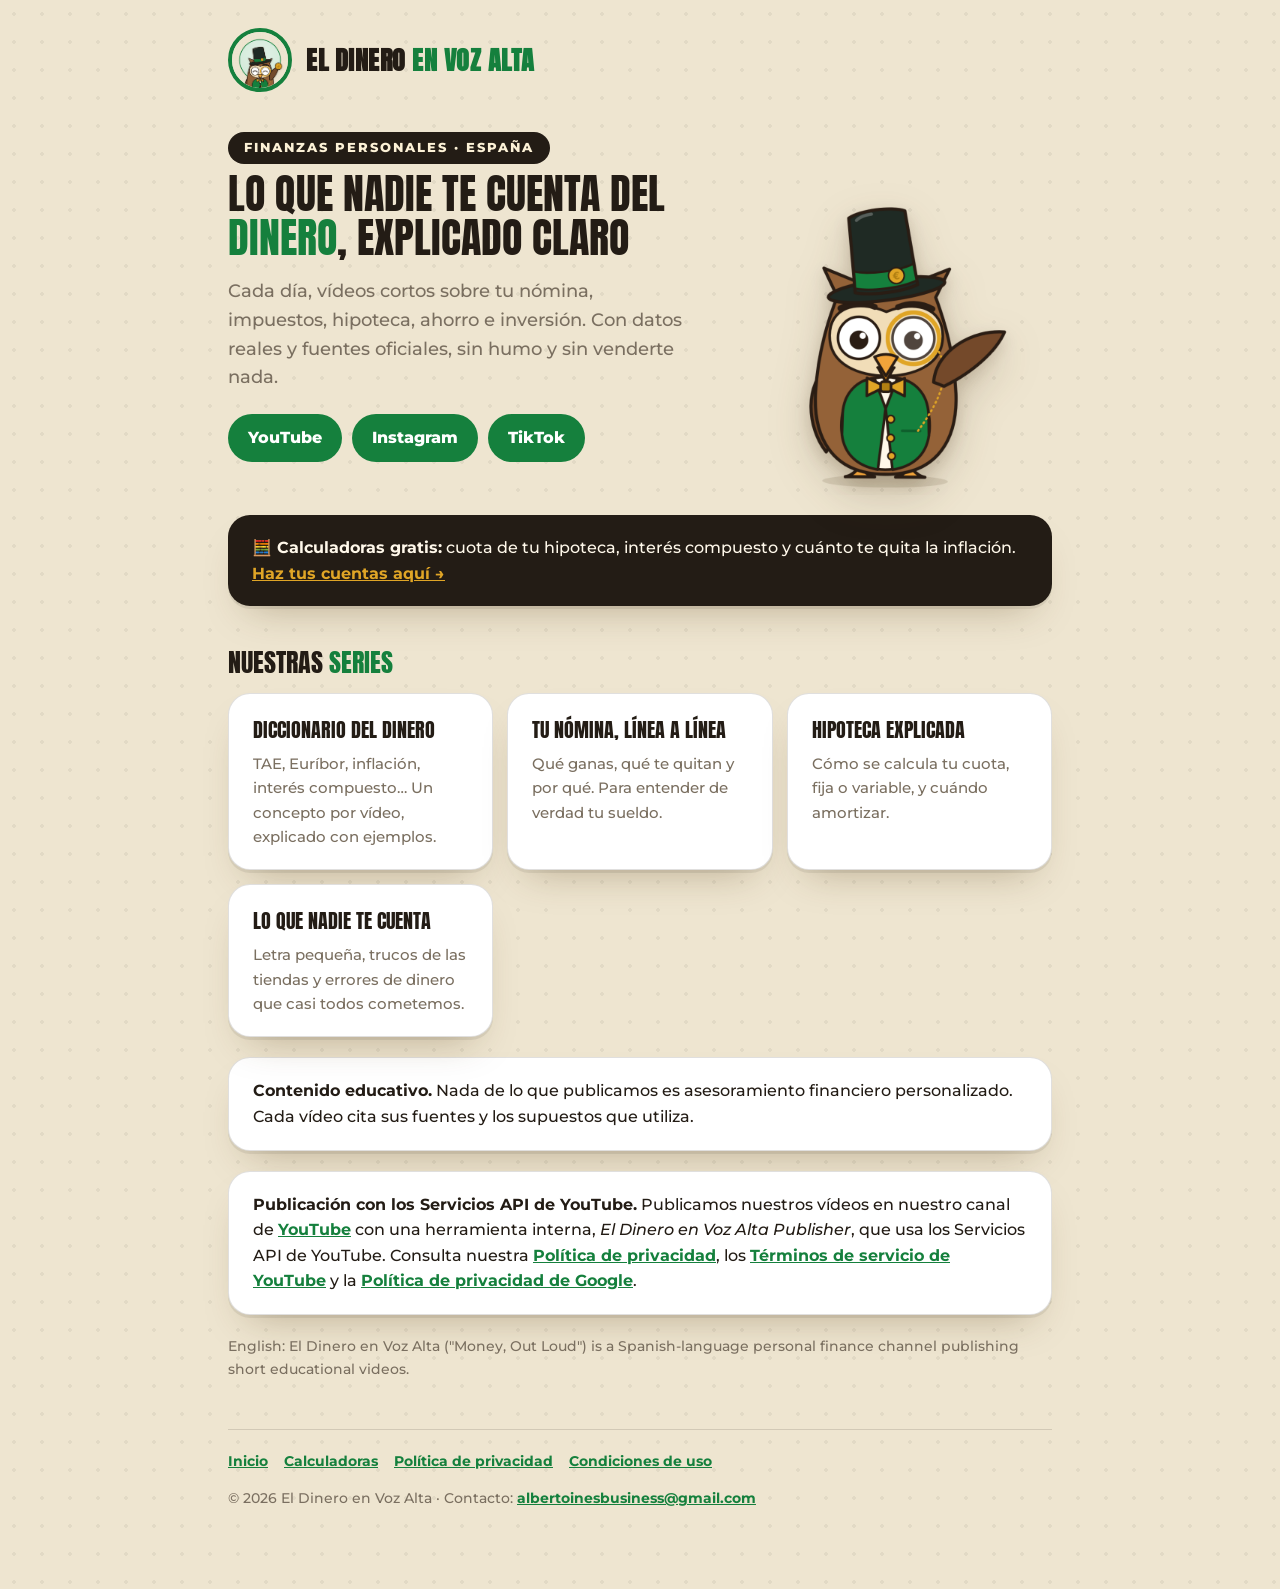
<file: index.html>
<!doctype html>
<html lang="es">
<head>
<meta charset="utf-8">
<meta name="viewport" content="width=device-width,initial-scale=1">
<link rel="icon" href="buho.png">
<link rel="stylesheet" href="style.css">
<title>El Dinero en Voz Alta · Lo que nadie te cuenta del dinero</title>
<meta name="description" content="Lo que nadie te cuenta del dinero, explicado claro. Finanzas personales en vídeos cortos, con datos y fuentes oficiales.">
</head>
<body>
<div class="wrap">
<header><a href="index.html"><img src="buho.png" alt="El búho de El Dinero en Voz Alta"><div class="name">El Dinero <span>en Voz Alta</span></div></a></header>

<section class="hero">
  <div>
    <span class="pill">Finanzas personales · España</span>
    <h1>Lo que nadie te cuenta del <span>dinero</span>, explicado claro</h1>
    <p class="lead">Cada día, vídeos cortos sobre tu nómina, impuestos, hipoteca, ahorro e inversión. Con datos reales y fuentes oficiales, sin humo y sin venderte nada.</p>
    <div class="links">
      <a href="https://www.youtube.com/@eldineroenvozalta">YouTube</a>
      <a href="https://www.instagram.com/eldineroenvozalta">Instagram</a>
      <a href="https://www.tiktok.com/@eldineroenvozalta">TikTok</a>
    </div>
  </div>
  <img src="buho-grande.png" alt="El búho banquero del canal">
</section>

<div class="card cta"><strong>🧮 Calculadoras gratis:</strong> cuota de tu hipoteca, interés compuesto y cuánto te quita la inflación. <a href="calculadoras.html">Haz tus cuentas aquí →</a></div>

<h2>Nuestras <span>series</span></h2>
<div class="series">
  <div class="card"><b>Diccionario del dinero</b><p>TAE, Euríbor, inflación, interés compuesto… Un concepto por vídeo, explicado con ejemplos.</p></div>
  <div class="card"><b>Tu nómina, línea a línea</b><p>Qué ganas, qué te quitan y por qué. Para entender de verdad tu sueldo.</p></div>
  <div class="card"><b>Hipoteca explicada</b><p>Cómo se calcula tu cuota, fija o variable, y cuándo amortizar.</p></div>
  <div class="card"><b>Lo que nadie te cuenta</b><p>Letra pequeña, trucos de las tiendas y errores de dinero que casi todos cometemos.</p></div>
</div>

<div class="card"><strong>Contenido educativo.</strong> Nada de lo que publicamos es asesoramiento financiero personalizado. Cada vídeo cita sus fuentes y los supuestos que utiliza.</div>
<div class="card"><strong>Publicación con los Servicios API de YouTube.</strong> Publicamos nuestros vídeos en nuestro canal de <a href="https://www.youtube.com/@eldineroenvozalta">YouTube</a> con una herramienta interna, <em>El Dinero en Voz Alta Publisher</em>, que usa los Servicios API de YouTube. Consulta nuestra <a href="privacidad.html">Política de privacidad</a>, los <a href="https://www.youtube.com/t/terms">Términos de servicio de YouTube</a> y la <a href="https://policies.google.com/privacy">Política de privacidad de Google</a>.</div>
<p class="en">English: El Dinero en Voz Alta ("Money, Out Loud") is a Spanish-language personal finance channel publishing short educational videos.</p>

<footer><a href="index.html">Inicio</a><a href="calculadoras.html">Calculadoras</a><a href="privacidad.html">Política de privacidad</a><a href="condiciones.html">Condiciones de uso</a><p>© 2026 El Dinero en Voz Alta · Contacto: <a href="mailto:albertoinesbusiness@gmail.com">albertoinesbusiness@gmail.com</a></p></footer>
</div>
</body>
</html>
</file>
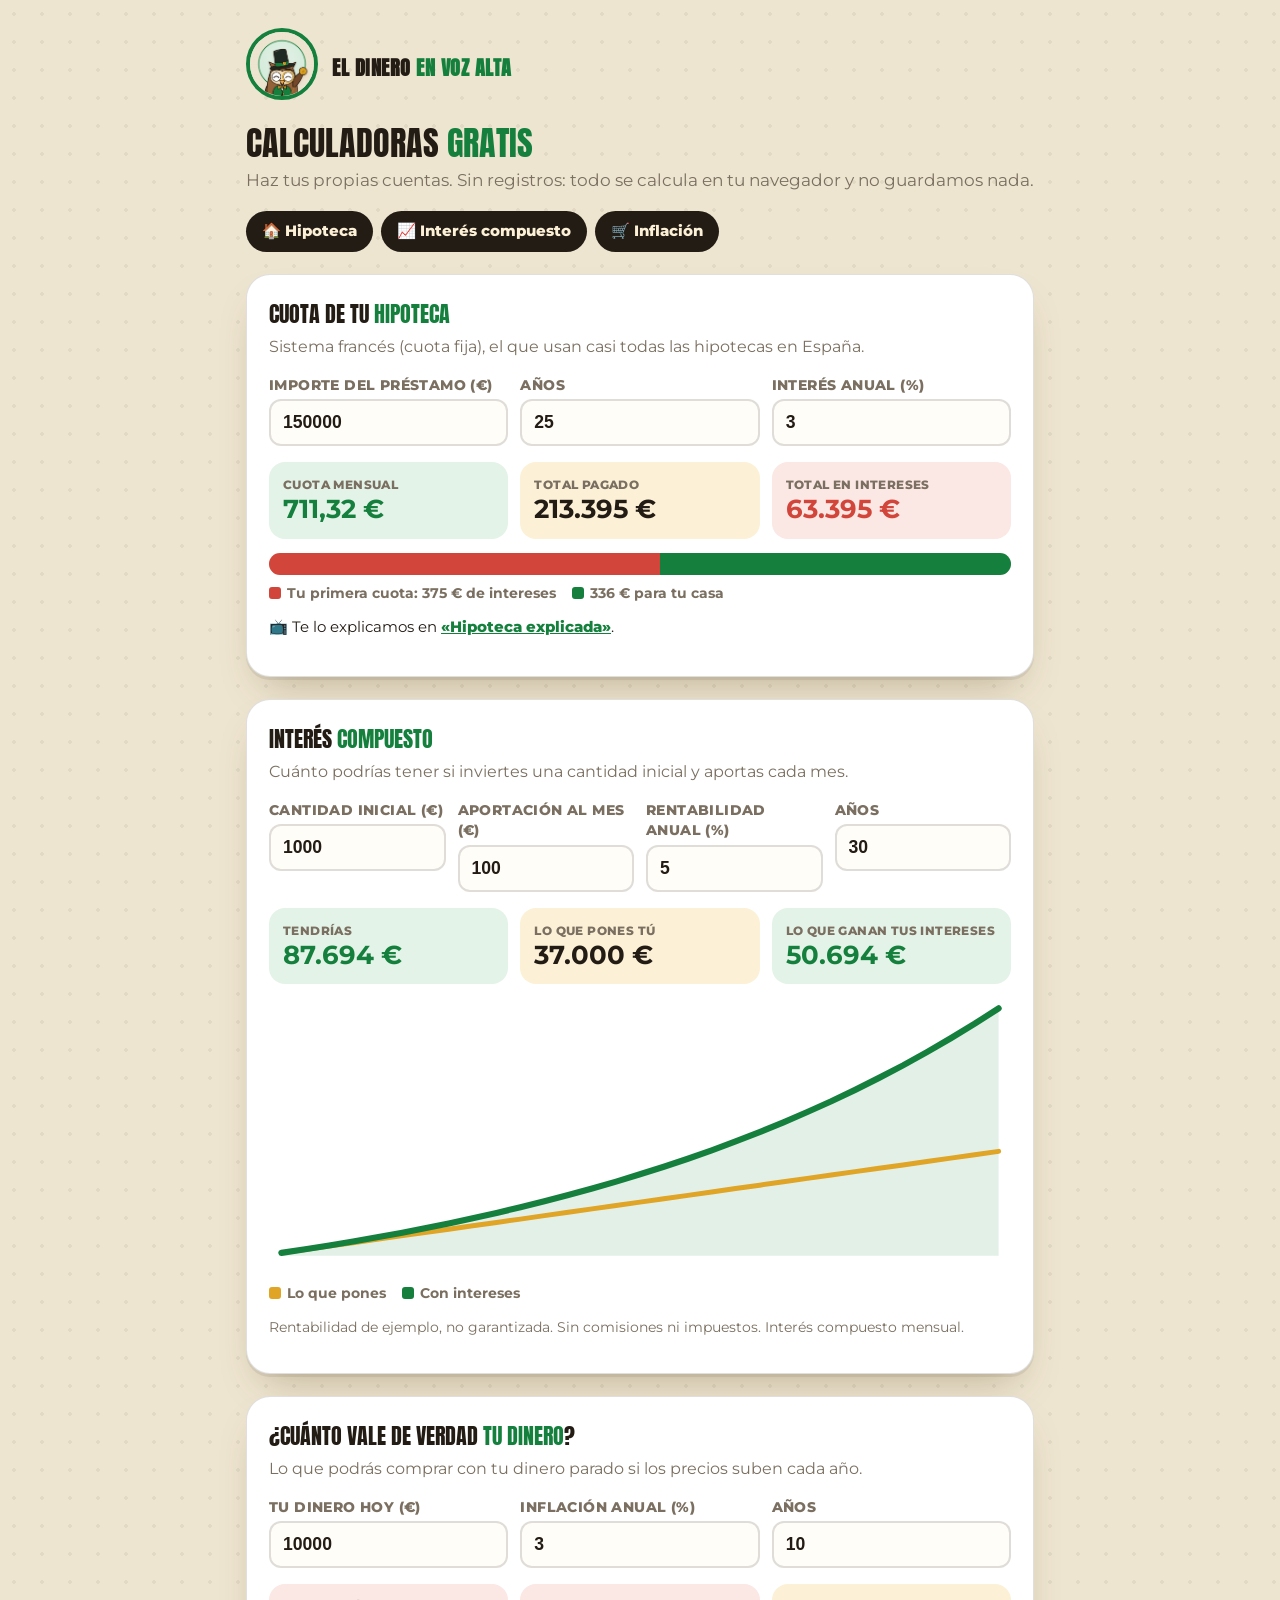
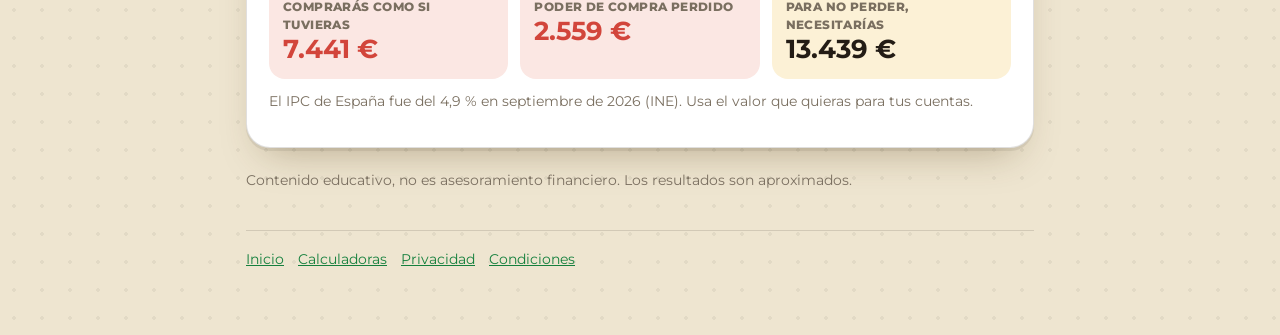
<file: calculadoras.html>
<!doctype html>
<html lang="es">
<head>
<meta charset="utf-8">
<meta name="viewport" content="width=device-width,initial-scale=1">
<link rel="icon" href="buho.png">
<title>Calculadoras gratis · El Dinero en Voz Alta</title>
<meta name="description" content="Calculadoras gratis de finanzas personales: cuota de hipoteca, interés compuesto e inflación. Sin registros, todo se calcula en tu navegador.">
<link rel="stylesheet" href="https://fonts.googleapis.com/css2?family=Anton&family=Montserrat:wght@500;700;800;900&display=swap">
<style>
:root{--bg:#EEE5D0;--card:#fff;--ink:#231C15;--muted:#7A6F60;--green:#15803D;--greenSoft:#E4F3E8;--red:#D2453B;--redSoft:#FBE7E3;--gold:#E0A526;--goldDark:#B07F12;--goldSoft:#FCF1D6;--line:rgba(35,28,21,.14)}
*{box-sizing:border-box}
body{margin:0;background:var(--bg);background-image:radial-gradient(rgba(35,28,21,.06) 2px,transparent 2px);background-size:28px 28px;color:var(--ink);font-family:Montserrat,system-ui,-apple-system,"Segoe UI",Roboto,sans-serif;line-height:1.5}
h1,section.calc h2,header .name{font-family:Anton,Impact,sans-serif;font-weight:400}
.wrap{max-width:820px;margin:0 auto;padding:28px 16px 64px}
header{display:flex;align-items:center;gap:14px;margin-bottom:8px}
header img{width:72px;height:72px;border-radius:50%;border:4px solid var(--green);background:#fff}
header .name{font-weight:900;font-size:1.25rem;text-transform:uppercase;letter-spacing:.5px}
header .name span{color:var(--green)}
h1{font-size:2.1rem;line-height:1.1;margin:18px 0 6px;text-transform:uppercase}
h1 span{color:var(--green)}
.lead{color:var(--muted);font-size:1.05rem;margin:0 0 18px}
nav.tabs{display:flex;flex-wrap:wrap;gap:8px;margin:18px 0}
nav.tabs a{padding:9px 16px;border-radius:999px;background:var(--ink);color:var(--goldSoft);text-decoration:none;font-weight:800;font-size:.95rem}
section.calc{background:var(--card);border:1px solid var(--line);border-radius:24px;padding:22px;margin:22px 0;box-shadow:0 3px 0 rgba(35,28,21,.08),0 20px 40px -18px rgba(80,55,15,.35)}
section.calc h2{margin:0 0 4px;font-size:1.4rem;text-transform:uppercase}
section.calc h2 span{color:var(--green)}
.sub{color:var(--muted);margin:0 0 16px}
.grid{display:grid;grid-template-columns:repeat(auto-fit,minmax(170px,1fr));gap:12px}
label{display:block;font-weight:800;font-size:.85rem;text-transform:uppercase;letter-spacing:.4px;color:var(--muted)}
input{width:100%;margin-top:4px;padding:11px 12px;border-radius:12px;border:2px solid var(--line);font-size:1.1rem;font-weight:700;color:var(--ink);background:#FFFDF8}
input:focus{outline:none;border-color:var(--green)}
.results{display:grid;grid-template-columns:repeat(auto-fit,minmax(170px,1fr));gap:12px;margin-top:16px}
.res{border-radius:16px;padding:14px;background:var(--goldSoft)}
.res.green{background:var(--greenSoft)}.res.red{background:var(--redSoft)}
.res small{display:block;font-weight:800;text-transform:uppercase;font-size:.75rem;color:var(--muted);letter-spacing:.4px}
.res b{display:block;font-size:1.6rem;line-height:1.2}
.res.green b{color:var(--green)}.res.red b{color:var(--red)}
.bar{display:flex;height:22px;border-radius:999px;overflow:hidden;margin-top:14px;background:#EFE7D6}
.bar div{height:100%}
.legend{display:flex;gap:16px;flex-wrap:wrap;font-size:.9rem;margin-top:8px;color:var(--muted);font-weight:700}
.legend i{display:inline-block;width:12px;height:12px;border-radius:3px;margin-right:6px;vertical-align:-1px}
svg.chart{width:100%;height:auto;margin-top:12px}
.note{font-size:.85rem;color:var(--muted);margin-top:12px}
.video{margin-top:12px;font-size:.95rem}
.video a{color:var(--green);font-weight:800}
footer{margin-top:40px;padding-top:18px;border-top:1px solid var(--line);color:var(--muted);font-size:.9rem}
footer a{color:var(--green);margin-right:14px}
</style>
</head>
<body>
<div class="wrap">
<header><a href="index.html"><img src="buho.png" alt="El búho de El Dinero en Voz Alta"></a><div class="name">El Dinero <span>en Voz Alta</span></div></header>
<h1>Calculadoras <span>gratis</span></h1>
<p class="lead">Haz tus propias cuentas. Sin registros: todo se calcula en tu navegador y no guardamos nada.</p>
<nav class="tabs"><a href="#hipoteca">🏠 Hipoteca</a><a href="#compuesto">📈 Interés compuesto</a><a href="#inflacion">🛒 Inflación</a></nav>

<section class="calc" id="hipoteca">
  <h2>Cuota de tu <span>hipoteca</span></h2>
  <p class="sub">Sistema francés (cuota fija), el que usan casi todas las hipotecas en España.</p>
  <div class="grid">
    <label>Importe del préstamo (€)<input id="h-imp" type="number" value="150000" min="0" step="1000"></label>
    <label>Años<input id="h-anos" type="number" value="25" min="1" max="40"></label>
    <label>Interés anual (%)<input id="h-tin" type="number" value="3" min="0" step="0.05"></label>
  </div>
  <div class="results">
    <div class="res green"><small>Cuota mensual</small><b id="h-cuota">—</b></div>
    <div class="res"><small>Total pagado</small><b id="h-total">—</b></div>
    <div class="res red"><small>Total en intereses</small><b id="h-int">—</b></div>
  </div>
  <div class="bar"><div id="h-bar-i" style="background:var(--red)"></div><div id="h-bar-c" style="background:var(--green)"></div></div>
  <div class="legend"><span><i style="background:var(--red)"></i>Tu primera cuota: <b id="h-p-i">—</b> de intereses</span><span><i style="background:var(--green)"></i><b id="h-p-c">—</b> para tu casa</span></div>
  <p class="video">📺 Te lo explicamos en <a href="https://www.instagram.com/eldineroenvozalta">«Hipoteca explicada»</a>.</p>
</section>

<section class="calc" id="compuesto">
  <h2>Interés <span>compuesto</span></h2>
  <p class="sub">Cuánto podrías tener si inviertes una cantidad inicial y aportas cada mes.</p>
  <div class="grid">
    <label>Cantidad inicial (€)<input id="c-ini" type="number" value="1000" min="0" step="100"></label>
    <label>Aportación al mes (€)<input id="c-mes" type="number" value="100" min="0" step="10"></label>
    <label>Rentabilidad anual (%)<input id="c-r" type="number" value="5" step="0.5"></label>
    <label>Años<input id="c-anos" type="number" value="30" min="1" max="60"></label>
  </div>
  <div class="results">
    <div class="res green"><small>Tendrías</small><b id="c-final">—</b></div>
    <div class="res"><small>Lo que pones tú</small><b id="c-puesto">—</b></div>
    <div class="res green"><small>Lo que ganan tus intereses</small><b id="c-gan">—</b></div>
  </div>
  <svg class="chart" id="c-chart" viewBox="0 0 600 220" role="img" aria-label="Evolución de tu dinero"></svg>
  <div class="legend"><span><i style="background:var(--gold)"></i>Lo que pones</span><span><i style="background:var(--green)"></i>Con intereses</span></div>
  <p class="note">Rentabilidad de ejemplo, no garantizada. Sin comisiones ni impuestos. Interés compuesto mensual.</p>
</section>

<section class="calc" id="inflacion">
  <h2>¿Cuánto vale de verdad <span>tu dinero</span>?</h2>
  <p class="sub">Lo que podrás comprar con tu dinero parado si los precios suben cada año.</p>
  <div class="grid">
    <label>Tu dinero hoy (€)<input id="i-imp" type="number" value="10000" min="0" step="100"></label>
    <label>Inflación anual (%)<input id="i-inf" type="number" value="3" step="0.1"></label>
    <label>Años<input id="i-anos" type="number" value="10" min="1" max="60"></label>
  </div>
  <div class="results">
    <div class="res red"><small>Comprarás como si tuvieras</small><b id="i-real">—</b></div>
    <div class="res red"><small>Poder de compra perdido</small><b id="i-perd">—</b></div>
    <div class="res"><small>Para no perder, necesitarías</small><b id="i-nec">—</b></div>
  </div>
  <p class="note">El IPC de España fue del 4,9 % en septiembre de 2026 (INE). Usa el valor que quieras para tus cuentas.</p>
</section>

<p class="note">Contenido educativo, no es asesoramiento financiero. Los resultados son aproximados.</p>
<footer><a href="index.html">Inicio</a><a href="calculadoras.html">Calculadoras</a><a href="privacidad.html">Privacidad</a><a href="condiciones.html">Condiciones</a></footer>
</div>
<script>
const $ = (id) => document.getElementById(id);
// Separador de miles siempre (el formato español no lo pone en números de 4 cifras: 7441 → 7.441)
const miles = (n) => String(Math.round(n)).replace(/\B(?=(\d{3})+(?!\d))/g, ".");
const eur = (v) => miles(isFinite(v) ? v : 0) + " €";
const num = (id) => parseFloat(String($(id).value).replace(",", ".")) || 0;

function hipoteca() {
  const P = num("h-imp"), n = Math.round(num("h-anos") * 12), i = num("h-tin") / 100 / 12;
  if (!P || !n) return;
  const c = i ? (P * i) / (1 - Math.pow(1 + i, -n)) : P / n;
  const intereses = c * n - P;
  $("h-cuota").textContent = miles(Math.floor(c)) + "," + String(Math.round((c % 1) * 100)).padStart(2, "0") + " €";
  $("h-total").textContent = eur(c * n);
  $("h-int").textContent = eur(intereses);
  const pi = P * i, pc = c - pi;
  $("h-p-i").textContent = eur(pi);
  $("h-p-c").textContent = eur(pc);
  $("h-bar-i").style.width = (100 * pi) / c + "%";
  $("h-bar-c").style.width = (100 * pc) / c + "%";
}

function compuesto() {
  const ini = num("c-ini"), mes = num("c-mes"), r = num("c-r") / 100 / 12, anos = Math.max(1, Math.round(num("c-anos")));
  let v = ini, puesto = ini;
  const pts = [[0, ini, ini]];
  for (let m = 1; m <= anos * 12; m++) {
    v = v * (1 + r) + mes;
    puesto += mes;
    if (m % 12 === 0) pts.push([m / 12, puesto, v]);
  }
  $("c-final").textContent = eur(v);
  $("c-puesto").textContent = eur(puesto);
  $("c-gan").textContent = eur(v - puesto);
  const W = 600, H = 220, pad = 10, max = Math.max(...pts.map((p) => Math.max(p[1], p[2]))) || 1;
  const X = (a) => pad + (a / anos) * (W - 2 * pad), Y = (val) => H - pad - (val / max) * (H - 2 * pad);
  const line = (k) => pts.map((p, j) => (j ? "L" : "M") + X(p[0]).toFixed(1) + " " + Y(p[k]).toFixed(1)).join(" ");
  $("c-chart").innerHTML =
    `<path d="${line(2)} L${X(anos)} ${H - pad} L${X(0)} ${H - pad} Z" fill="rgba(21,128,61,.12)"/>` +
    `<path d="${line(1)}" fill="none" stroke="#E0A526" stroke-width="4" stroke-linecap="round"/>` +
    `<path d="${line(2)}" fill="none" stroke="#15803D" stroke-width="5" stroke-linecap="round"/>`;
}

function inflacion() {
  const imp = num("i-imp"), inf = num("i-inf") / 100, anos = num("i-anos");
  const real = imp / Math.pow(1 + inf, anos);
  $("i-real").textContent = eur(real);
  $("i-perd").textContent = eur(imp - real);
  $("i-nec").textContent = eur(imp * Math.pow(1 + inf, anos));
}

// Permite enlazar con valores: calculadoras.html?imp=200000&anos=30&tin=3.5#hipoteca
const q = new URLSearchParams(location.search);
for (const [k, v] of q) { const el = $("h-" + k) || $("c-" + k) || $("i-" + k); if (el) el.value = v; }
document.querySelectorAll("input").forEach((el) => el.addEventListener("input", () => { hipoteca(); compuesto(); inflacion(); }));
hipoteca(); compuesto(); inflacion();
</script>
</body>
</html>
</file>
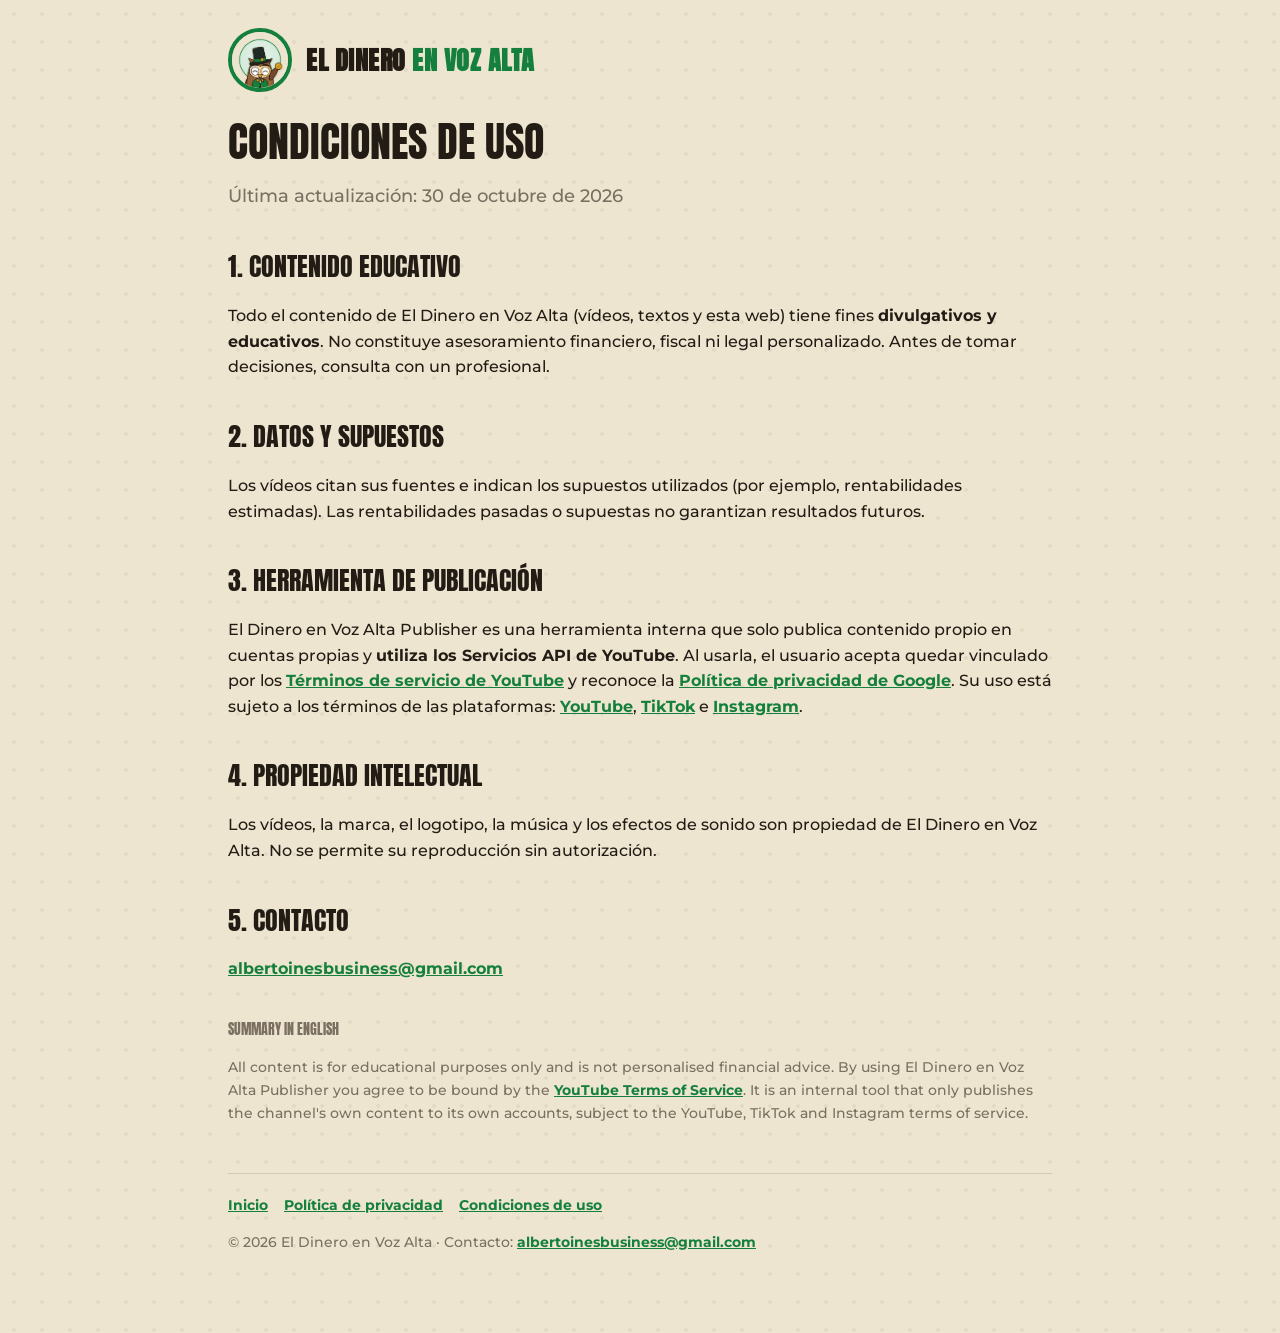
<file: condiciones.html>
<!doctype html><html lang="es"><head><meta charset="utf-8"><meta name="viewport" content="width=device-width,initial-scale=1"><link rel="icon" href="buho.png"><link rel="stylesheet" href="style.css"><title>Condiciones de uso · El Dinero en Voz Alta</title></head><body>
<div class="wrap"><header><a href="index.html"><img src="buho.png" alt="El búho de El Dinero en Voz Alta"><div class="name">El Dinero <span>en Voz Alta</span></div></a></header>
<h1>Condiciones de uso</h1>
<p class="lead">Última actualización: 30 de octubre de 2026</p>
<h2>1. Contenido educativo</h2>
<p>Todo el contenido de El Dinero en Voz Alta (vídeos, textos y esta web) tiene fines <strong>divulgativos y educativos</strong>. No constituye asesoramiento financiero, fiscal ni legal personalizado. Antes de tomar decisiones, consulta con un profesional.</p>
<h2>2. Datos y supuestos</h2>
<p>Los vídeos citan sus fuentes e indican los supuestos utilizados (por ejemplo, rentabilidades estimadas). Las rentabilidades pasadas o supuestas no garantizan resultados futuros.</p>
<h2>3. Herramienta de publicación</h2>
<p>El Dinero en Voz Alta Publisher es una herramienta interna que solo publica contenido propio en cuentas propias y <strong>utiliza los Servicios API de YouTube</strong>. Al usarla, el usuario acepta quedar vinculado por los <a href="https://www.youtube.com/t/terms">Términos de servicio de YouTube</a> y reconoce la <a href="https://policies.google.com/privacy">Política de privacidad de Google</a>. Su uso está sujeto a los términos de las plataformas: <a href="https://www.youtube.com/t/terms">YouTube</a>, <a href="https://www.tiktok.com/legal/page/global/terms-of-service/es">TikTok</a> e <a href="https://help.instagram.com/581066165581870">Instagram</a>.</p>
<h2>4. Propiedad intelectual</h2>
<p>Los vídeos, la marca, el logotipo, la música y los efectos de sonido son propiedad de El Dinero en Voz Alta. No se permite su reproducción sin autorización.</p>
<h2>5. Contacto</h2>
<p><a href="mailto:albertoinesbusiness@gmail.com">albertoinesbusiness@gmail.com</a></p>
<h2 class="en">Summary in English</h2>
<p class="en">All content is for educational purposes only and is not personalised financial advice. By using El Dinero en Voz Alta Publisher you agree to be bound by the <a href="https://www.youtube.com/t/terms">YouTube Terms of Service</a>. It is an internal tool that only publishes the channel's own content to its own accounts, subject to the YouTube, TikTok and Instagram terms of service.</p>
<footer><a href="index.html">Inicio</a><a href="privacidad.html">Política de privacidad</a><a href="condiciones.html">Condiciones de uso</a><p>© 2026 El Dinero en Voz Alta · Contacto: <a href="mailto:albertoinesbusiness@gmail.com">albertoinesbusiness@gmail.com</a></p></footer></div></body></html>
</file>
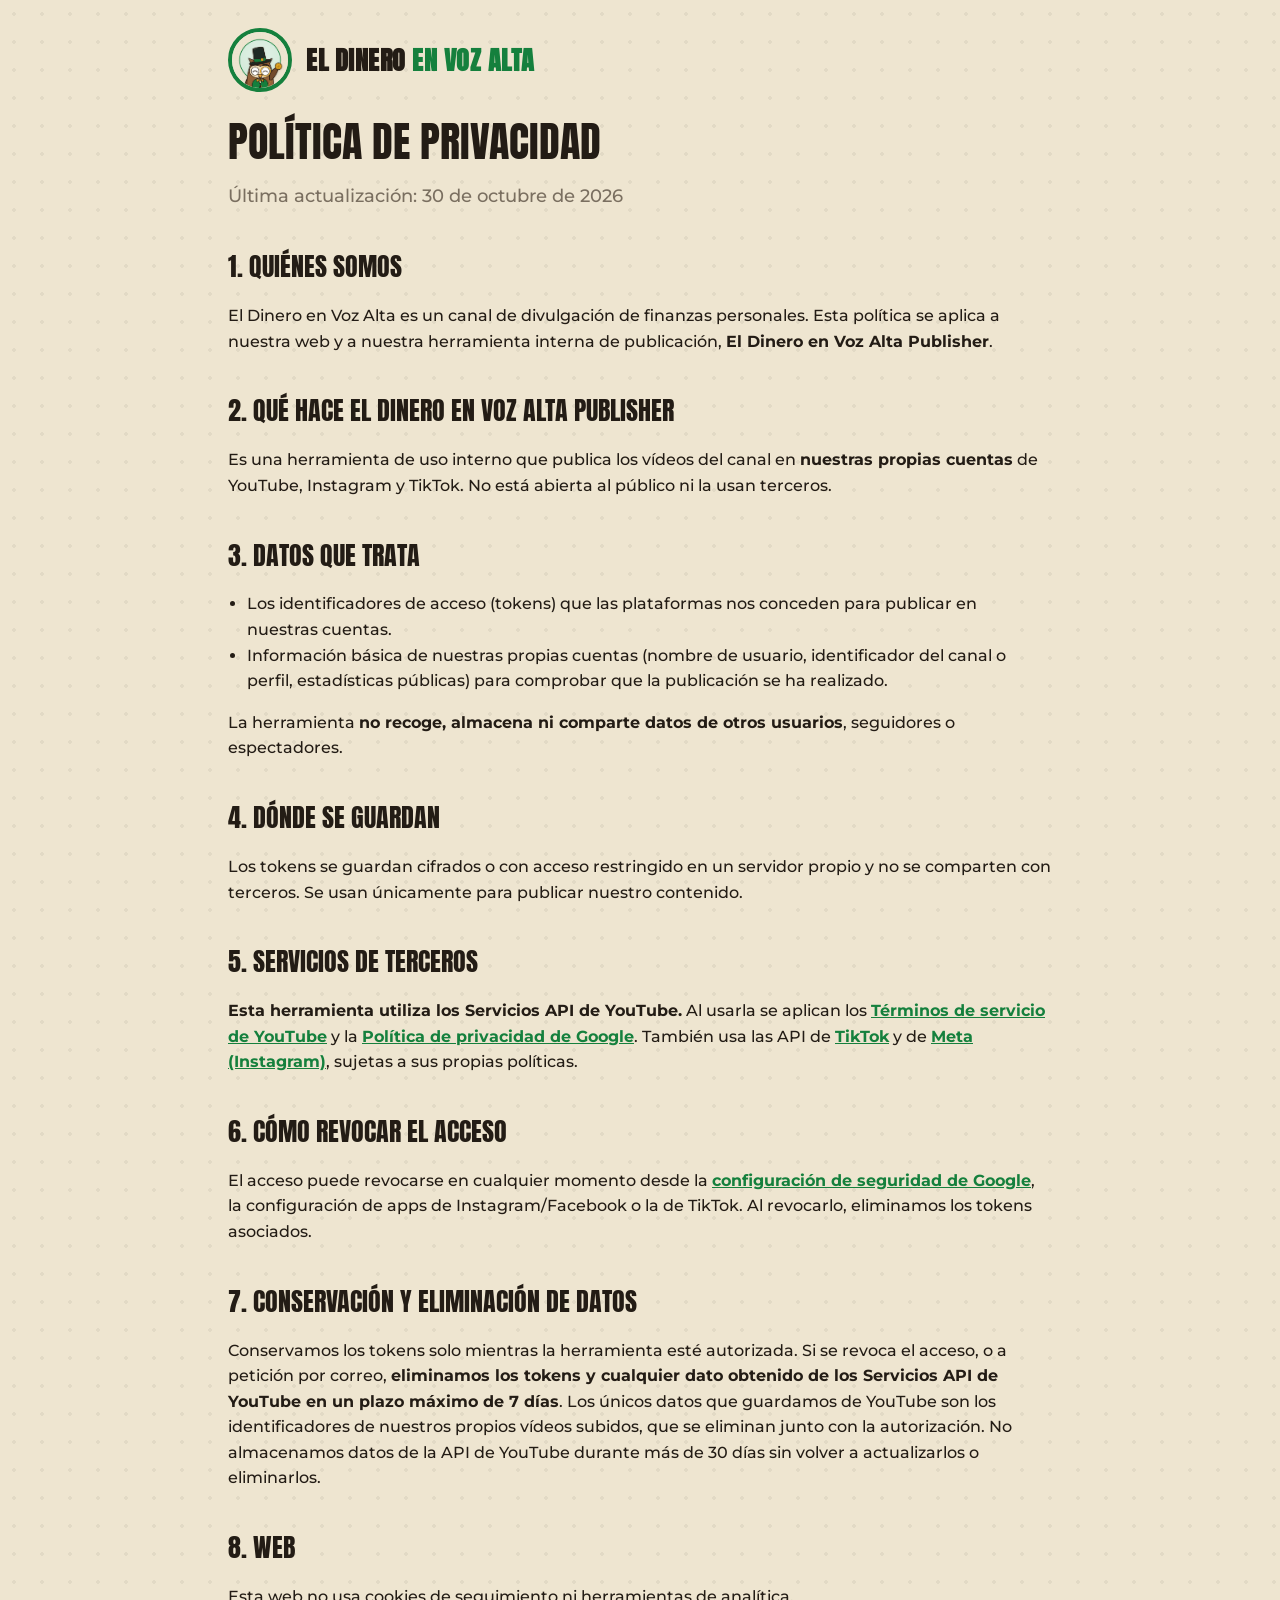
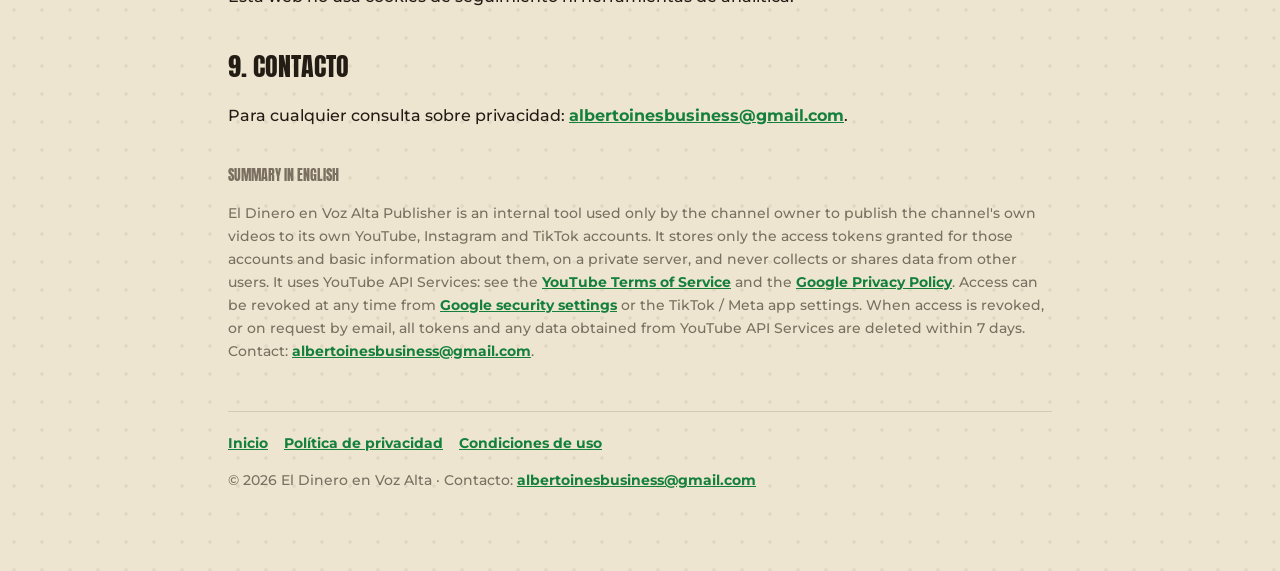
<file: privacidad.html>
<!doctype html><html lang="es"><head><meta charset="utf-8"><meta name="viewport" content="width=device-width,initial-scale=1"><link rel="icon" href="buho.png"><link rel="stylesheet" href="style.css"><title>Política de privacidad · El Dinero en Voz Alta</title></head><body>
<div class="wrap"><header><a href="index.html"><img src="buho.png" alt="El búho de El Dinero en Voz Alta"><div class="name">El Dinero <span>en Voz Alta</span></div></a></header>
<h1>Política de privacidad</h1>
<p class="lead">Última actualización: 30 de octubre de 2026</p>
<h2>1. Quiénes somos</h2>
<p>El Dinero en Voz Alta es un canal de divulgación de finanzas personales. Esta política se aplica a nuestra web y a nuestra herramienta interna de publicación, <strong>El Dinero en Voz Alta Publisher</strong>.</p>
<h2>2. Qué hace El Dinero en Voz Alta Publisher</h2>
<p>Es una herramienta de uso interno que publica los vídeos del canal en <strong>nuestras propias cuentas</strong> de YouTube, Instagram y TikTok. No está abierta al público ni la usan terceros.</p>
<h2>3. Datos que trata</h2>
<ul>
<li>Los identificadores de acceso (tokens) que las plataformas nos conceden para publicar en nuestras cuentas.</li>
<li>Información básica de nuestras propias cuentas (nombre de usuario, identificador del canal o perfil, estadísticas públicas) para comprobar que la publicación se ha realizado.</li>
</ul>
<p>La herramienta <strong>no recoge, almacena ni comparte datos de otros usuarios</strong>, seguidores o espectadores.</p>
<h2>4. Dónde se guardan</h2>
<p>Los tokens se guardan cifrados o con acceso restringido en un servidor propio y no se comparten con terceros. Se usan únicamente para publicar nuestro contenido.</p>
<h2>5. Servicios de terceros</h2>
<p><strong>Esta herramienta utiliza los Servicios API de YouTube.</strong> Al usarla se aplican los <a href="https://www.youtube.com/t/terms">Términos de servicio de YouTube</a> y la <a href="https://policies.google.com/privacy">Política de privacidad de Google</a>. También usa las API de <a href="https://www.tiktok.com/legal/page/global/privacy-policy/es">TikTok</a> y de <a href="https://www.facebook.com/privacy/policy/">Meta (Instagram)</a>, sujetas a sus propias políticas.</p>
<h2>6. Cómo revocar el acceso</h2>
<p>El acceso puede revocarse en cualquier momento desde la <a href="https://myaccount.google.com/permissions">configuración de seguridad de Google</a>, la configuración de apps de Instagram/Facebook o la de TikTok. Al revocarlo, eliminamos los tokens asociados.</p>
<h2>7. Conservación y eliminación de datos</h2>
<p>Conservamos los tokens solo mientras la herramienta esté autorizada. Si se revoca el acceso, o a petición por correo, <strong>eliminamos los tokens y cualquier dato obtenido de los Servicios API de YouTube en un plazo máximo de 7 días</strong>. Los únicos datos que guardamos de YouTube son los identificadores de nuestros propios vídeos subidos, que se eliminan junto con la autorización. No almacenamos datos de la API de YouTube durante más de 30 días sin volver a actualizarlos o eliminarlos.</p>
<h2>8. Web</h2>
<p>Esta web no usa cookies de seguimiento ni herramientas de analítica.</p>
<h2>9. Contacto</h2>
<p>Para cualquier consulta sobre privacidad: <a href="mailto:albertoinesbusiness@gmail.com">albertoinesbusiness@gmail.com</a>.</p>
<h2 class="en">Summary in English</h2>
<p class="en">El Dinero en Voz Alta Publisher is an internal tool used only by the channel owner to publish the channel's own videos to its own YouTube, Instagram and TikTok accounts. It stores only the access tokens granted for those accounts and basic information about them, on a private server, and never collects or shares data from other users. It uses YouTube API Services: see the <a href="https://www.youtube.com/t/terms">YouTube Terms of Service</a> and the <a href="https://policies.google.com/privacy">Google Privacy Policy</a>. Access can be revoked at any time from <a href="https://myaccount.google.com/permissions">Google security settings</a> or the TikTok / Meta app settings. When access is revoked, or on request by email, all tokens and any data obtained from YouTube API Services are deleted within 7 days. Contact: <a href="mailto:albertoinesbusiness@gmail.com">albertoinesbusiness@gmail.com</a>.</p>
<footer><a href="index.html">Inicio</a><a href="privacidad.html">Política de privacidad</a><a href="condiciones.html">Condiciones de uso</a><p>© 2026 El Dinero en Voz Alta · Contacto: <a href="mailto:albertoinesbusiness@gmail.com">albertoinesbusiness@gmail.com</a></p></footer></div></body></html>
</file>
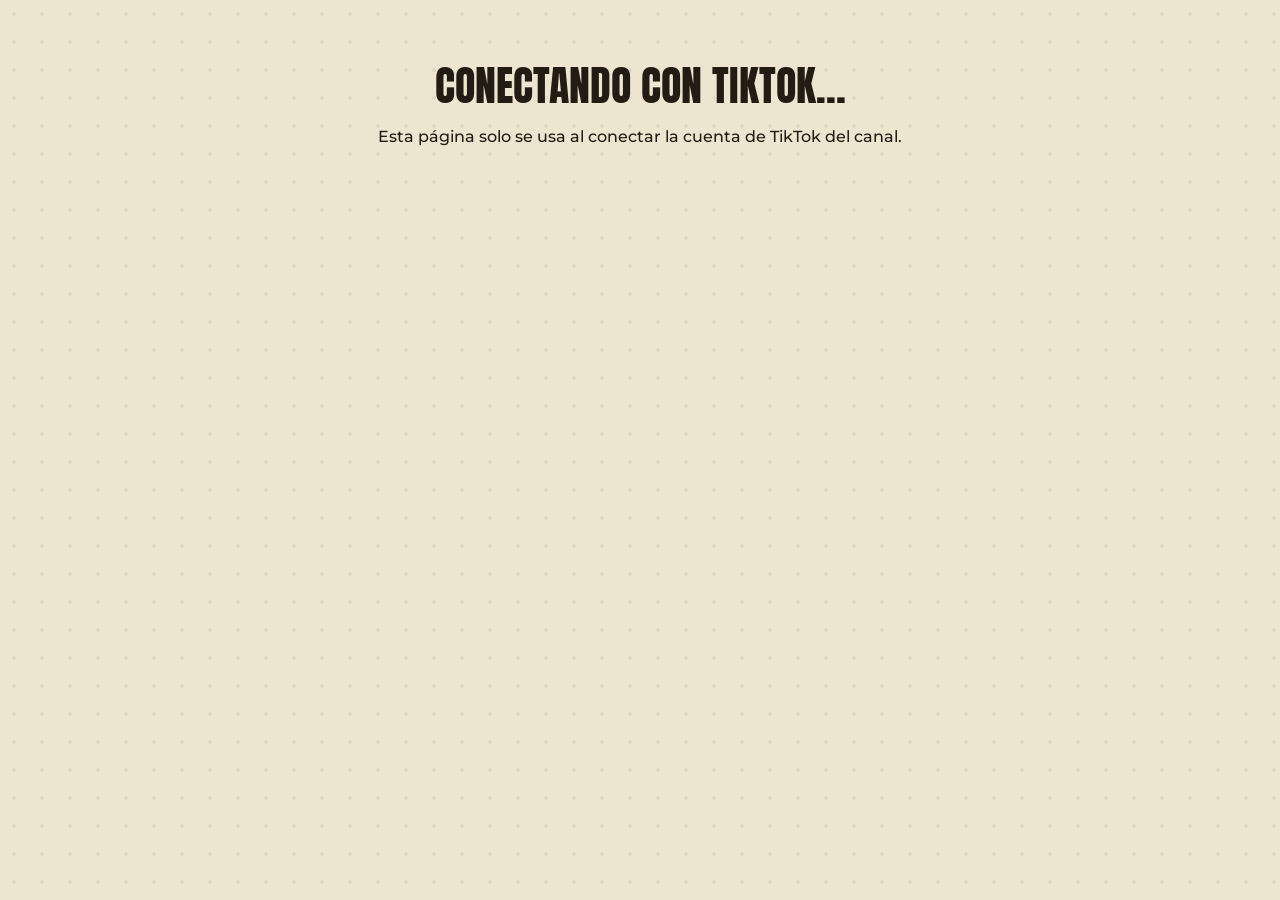
<file: tiktok-callback.html>
<!DOCTYPE html>
<html lang="es">
<head>
<meta charset="utf-8">
<meta name="viewport" content="width=device-width, initial-scale=1">
<meta name="robots" content="noindex">
<title>Conectando con TikTok · El Dinero en Voz Alta</title>
<link rel="stylesheet" href="style.css">
</head>
<body>
<main style="max-width:560px;margin:4rem auto;padding:0 1rem;text-align:center">
  <h1>Conectando con TikTok…</h1>
  <p id="msg">Te llevamos de vuelta al panel de publicación.</p>
</main>
<script>
  // TikTok devuelve aquí el código de autorización. Lo pasamos tal cual al panel local.
  var q = window.location.search;
  if (q.indexOf("code=") !== -1 || q.indexOf("error=") !== -1) {
    window.location.replace("http://localhost:8766/tiktok/callback" + q);
  } else {
    document.getElementById("msg").textContent = "Esta página solo se usa al conectar la cuenta de TikTok del canal.";
  }
</script>
</body>
</html>
</file>
<file: style.css>
@import url("https://fonts.googleapis.com/css2?family=Anton&family=Montserrat:wght@500;700;800;900&display=swap");
:root{--bg:#EEE5D0;--card:#fff;--ink:#231C15;--muted:#7A6F60;--green:#15803D;--greenSoft:#E4F3E8;--red:#D2453B;--gold:#E0A526;--goldDark:#B07F12;--goldSoft:#FCF1D6;--line:rgba(35,28,21,.14)}
*{box-sizing:border-box}
body{margin:0;background:var(--bg);background-image:radial-gradient(rgba(35,28,21,.06) 2px,transparent 2px);background-size:28px 28px;color:var(--ink);font-family:Montserrat,system-ui,-apple-system,"Segoe UI",Roboto,sans-serif;line-height:1.6;font-weight:500}
a{color:var(--green);font-weight:700}
.wrap{max-width:860px;margin:0 auto;padding:28px 18px 64px}
header{display:flex;align-items:center;gap:14px;margin-bottom:28px}
header a{display:flex;align-items:center;gap:14px;text-decoration:none;color:inherit}
header img{width:64px;height:64px;border-radius:50%;border:4px solid var(--green);background:#fff}
header .name{font-family:Anton,Impact,sans-serif;font-size:1.6rem;text-transform:uppercase;letter-spacing:.5px;color:var(--ink)}
header .name span{color:var(--green)}
h1{font-family:Anton,Impact,sans-serif;font-weight:400;font-size:2.6rem;line-height:1.05;margin:8px 0 14px;text-transform:uppercase}
h1 span,h2 span{color:var(--green)}
h2{font-family:Anton,Impact,sans-serif;font-weight:400;font-size:1.6rem;text-transform:uppercase;margin:36px 0 10px}
.lead{color:var(--muted);font-size:1.12rem}
.pill{display:inline-block;background:var(--ink);color:var(--goldSoft);border-radius:999px;padding:6px 16px;font-weight:800;font-size:.8rem;letter-spacing:2px;text-transform:uppercase}
.card{background:var(--card);border:1px solid var(--line);border-radius:22px;padding:20px 24px;margin:20px 0;box-shadow:0 3px 0 rgba(35,28,21,.08),0 20px 40px -20px rgba(80,55,15,.35)}
.links{display:flex;flex-wrap:wrap;gap:10px;margin:22px 0}
.links a{padding:11px 20px;border-radius:999px;background:var(--green);color:#fff;text-decoration:none;font-weight:800}
.links a.alt{background:var(--ink);color:var(--goldSoft)}
.hero{display:grid;grid-template-columns:1.4fr 1fr;gap:22px;align-items:center}
.hero img{width:100%;max-width:300px;justify-self:center;filter:drop-shadow(0 16px 20px rgba(60,40,10,.18))}
.series{display:grid;grid-template-columns:repeat(auto-fit,minmax(230px,1fr));gap:14px}
.series .card{margin:0}
.series .card b{font-family:Anton,Impact,sans-serif;font-weight:400;font-size:1.25rem;text-transform:uppercase;display:block}
.series .card p{margin:6px 0 0;color:var(--muted);font-size:.95rem}
.cta{background:var(--ink);color:#FFF8EA;border:0}
.cta a{color:var(--gold)}
ul{padding-left:1.2rem}
footer{margin-top:48px;padding-top:20px;border-top:1px solid var(--line);color:var(--muted);font-size:.9rem}
footer a{margin-right:16px}
.en{color:var(--muted);font-size:.9rem}
@media (max-width:640px){.hero{grid-template-columns:1fr}.hero img{max-width:200px;order:-1}h1{font-size:2.1rem}}
</file>
